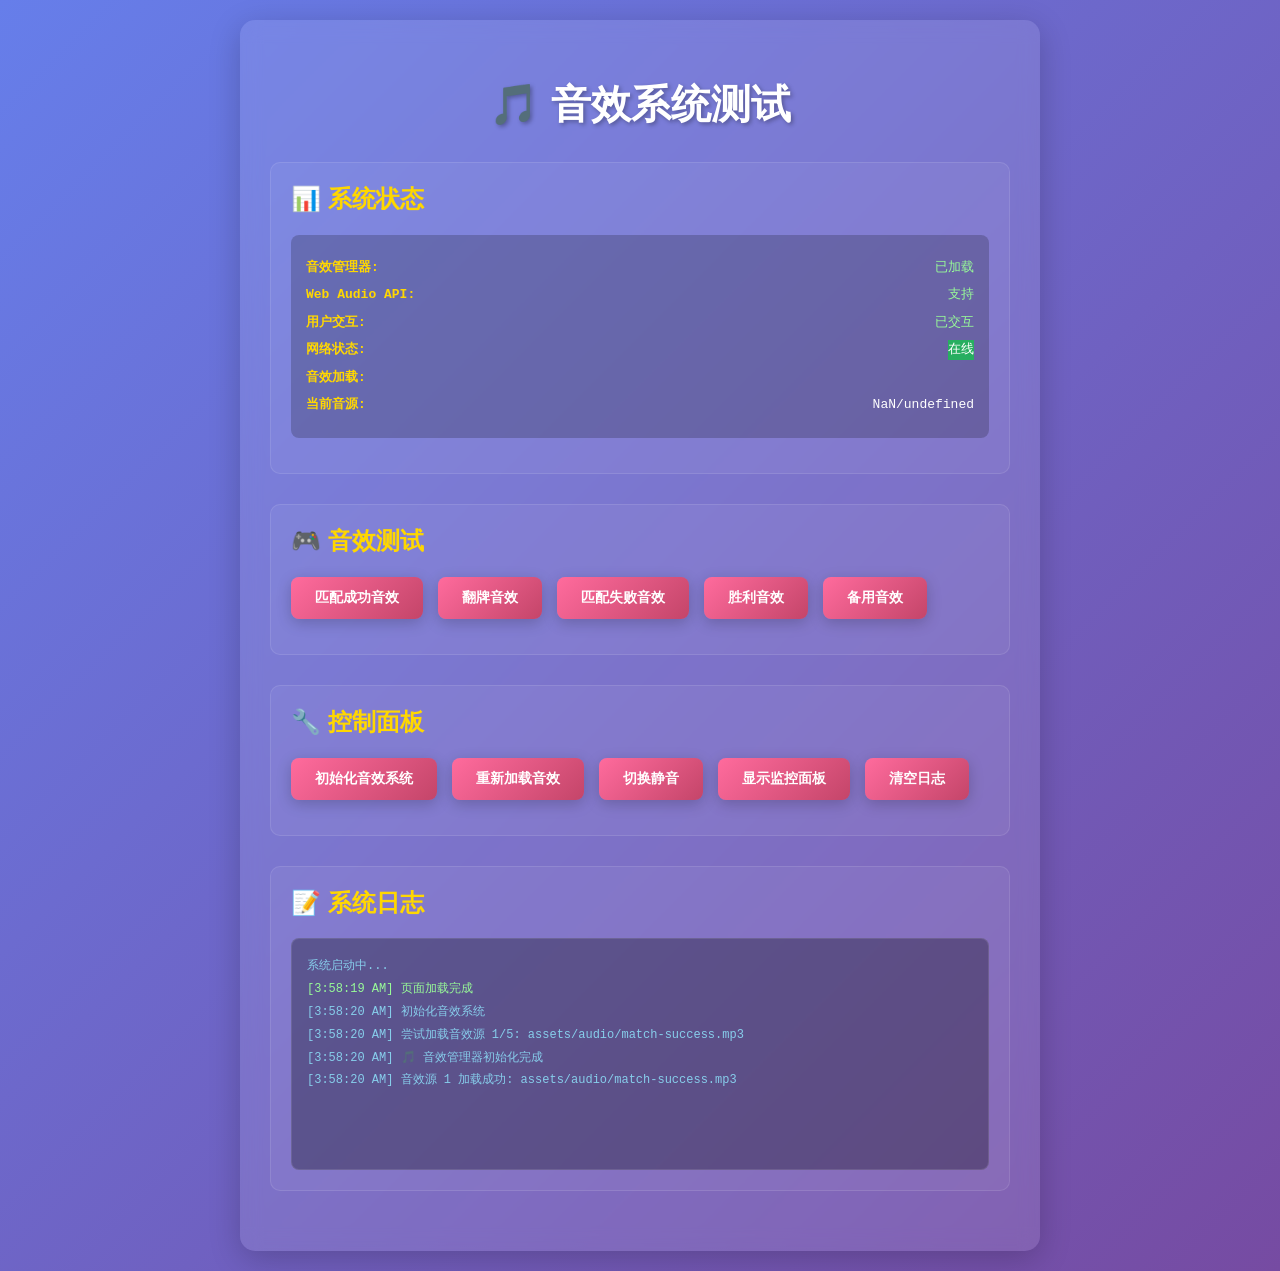
<file: audio-test.html>
<!DOCTYPE html>
<html lang="zh-CN">
<head>
    <meta charset="UTF-8">
    <meta name="viewport" content="width=device-width, initial-scale=1.0">
    <title>音效系统测试</title>
    <style>
        body {
            font-family: Arial, sans-serif;
            max-width: 800px;
            margin: 0 auto;
            padding: 20px;
            background: linear-gradient(135deg, #667eea 0%, #764ba2 100%);
            color: white;
            min-height: 100vh;
        }
        
        .test-container {
            background: rgba(255, 255, 255, 0.1);
            padding: 30px;
            border-radius: 15px;
            backdrop-filter: blur(10px);
            box-shadow: 0 8px 32px rgba(0, 0, 0, 0.2);
        }
        
        h1 {
            text-align: center;
            margin-bottom: 30px;
            font-size: 2.5em;
            text-shadow: 2px 2px 4px rgba(0, 0, 0, 0.3);
        }
        
        .test-section {
            margin-bottom: 30px;
            padding: 20px;
            background: rgba(255, 255, 255, 0.05);
            border-radius: 10px;
            border: 1px solid rgba(255, 255, 255, 0.1);
        }
        
        .test-section h2 {
            margin-top: 0;
            color: #ffd700;
        }
        
        .test-buttons {
            display: flex;
            gap: 15px;
            flex-wrap: wrap;
            margin: 15px 0;
        }
        
        .test-btn {
            padding: 12px 24px;
            border: none;
            border-radius: 8px;
            background: linear-gradient(135deg, #ff6b9d, #c44569);
            color: white;
            cursor: pointer;
            font-size: 14px;
            font-weight: bold;
            transition: all 0.3s;
            box-shadow: 0 4px 15px rgba(0, 0, 0, 0.2);
        }
        
        .test-btn:hover {
            transform: translateY(-2px);
            box-shadow: 0 6px 20px rgba(0, 0, 0, 0.3);
        }
        
        .test-btn:active {
            transform: translateY(0);
        }
        
        .status-display {
            background: rgba(0, 0, 0, 0.2);
            padding: 15px;
            border-radius: 8px;
            margin: 15px 0;
            font-family: 'Courier New', monospace;
            font-size: 13px;
            line-height: 1.5;
        }
        
        .status-item {
            margin: 8px 0;
            display: flex;
            justify-content: space-between;
        }
        
        .status-label {
            font-weight: bold;
            color: #ffd700;
        }
        
        .status-value {
            color: #fff;
        }
        
        .log-display {
            background: rgba(0, 0, 0, 0.3);
            padding: 15px;
            border-radius: 8px;
            height: 200px;
            overflow-y: auto;
            font-family: 'Courier New', monospace;
            font-size: 12px;
            line-height: 1.4;
            border: 1px solid rgba(255, 255, 255, 0.1);
        }
        
        .log-entry {
            margin: 2px 0;
            padding: 2px 0;
        }
        
        .log-info { color: #87ceeb; }
        .log-warn { color: #ffa500; }
        .log-error { color: #ff6b6b; }
        .log-success { color: #98fb98; }
        
        .network-status {
            display: inline-block;
            padding: 4px 8px;
            border-radius: 4px;
            font-size: 12px;
            font-weight: bold;
        }
        
        .network-online { background: #27ae60; color: white; }
        .network-offline { background: #e74c3c; color: white; }
        .network-testing { background: #f39c12; color: white; }
    </style>
</head>
<body>
    <div class="test-container">
        <h1>🎵 音效系统测试</h1>
        
        <div class="test-section">
            <h2>📊 系统状态</h2>
            <div class="status-display">
                <div class="status-item">
                    <span class="status-label">音效管理器:</span>
                    <span id="manager-status" class="status-value">未初始化</span>
                </div>
                <div class="status-item">
                    <span class="status-label">Web Audio API:</span>
                    <span id="webaudio-status" class="status-value">检测中...</span>
                </div>
                <div class="status-item">
                    <span class="status-label">用户交互:</span>
                    <span id="interaction-status" class="status-value">未交互</span>
                </div>
                <div class="status-item">
                    <span class="status-label">网络状态:</span>
                    <span id="network-status" class="status-value network-testing">检测中...</span>
                </div>
                <div class="status-item">
                    <span class="status-label">音效加载:</span>
                    <span id="audio-load-status" class="status-value">检测中...</span>
                </div>
                <div class="status-item">
                    <span class="status-label">当前音源:</span>
                    <span id="current-source-status" class="status-value">-</span>
                </div>
            </div>
        </div>
        
        <div class="test-section">
            <h2>🎮 音效测试</h2>
            <div class="test-buttons">
                <button class="test-btn" onclick="testMatchSuccess()">匹配成功音效</button>
                <button class="test-btn" onclick="testFlipSound()">翻牌音效</button>
                <button class="test-btn" onclick="testFailSound()">匹配失败音效</button>
                <button class="test-btn" onclick="testVictorySound()">胜利音效</button>
                <button class="test-btn" onclick="testFallbackSound()">备用音效</button>
            </div>
        </div>
        
        <div class="test-section">
            <h2>🔧 控制面板</h2>
            <div class="test-buttons">
                <button class="test-btn" onclick="initAudioSystem()">初始化音效系统</button>
                <button class="test-btn" onclick="reloadAudio()">重新加载音效</button>
                <button class="test-btn" onclick="toggleMute()">切换静音</button>
                <button class="test-btn" onclick="showAudioMonitor()">显示监控面板</button>
                <button class="test-btn" onclick="clearLog()">清空日志</button>
            </div>
        </div>
        
        <div class="test-section">
            <h2>📝 系统日志</h2>
            <div id="log-display" class="log-display">
                <div class="log-entry log-info">系统启动中...</div>
            </div>
        </div>
    </div>

    <!-- 引入音效系统 -->
    <script src="js/audio-config.js"></script>
    <script src="js/audio.js"></script>
    <script src="js/audio-monitor.js"></script>
    
    <script>
        // 日志系统
        const logDisplay = document.getElementById('log-display');
        
        function addLog(message, type = 'info') {
            const entry = document.createElement('div');
            entry.className = `log-entry log-${type}`;
            entry.textContent = `[${new Date().toLocaleTimeString()}] ${message}`;
            logDisplay.appendChild(entry);
            logDisplay.scrollTop = logDisplay.scrollHeight;
        }
        
        function clearLog() {
            logDisplay.innerHTML = '<div class="log-entry log-info">日志已清空</div>';
        }
        
        // 重写 console 方法以显示在页面上
        const originalConsole = {
            log: console.log,
            warn: console.warn,
            error: console.error
        };
        
        console.log = function(...args) {
            originalConsole.log.apply(console, args);
            addLog(args.join(' '), 'info');
        };
        
        console.warn = function(...args) {
            originalConsole.warn.apply(console, args);
            addLog(args.join(' '), 'warn');
        };
        
        console.error = function(...args) {
            originalConsole.error.apply(console, args);
            addLog(args.join(' '), 'error');
        };
        
        // 测试函数
        function testMatchSuccess() {
            addLog('测试匹配成功音效', 'info');
            if (typeof AudioManager !== 'undefined') {
                AudioManager.markUserInteraction();
                AudioManager.playMatchSuccess();
            } else {
                addLog('AudioManager 未定义', 'error');
            }
        }
        
        function testFlipSound() {
            addLog('测试翻牌音效', 'info');
            if (typeof AudioManager !== 'undefined') {
                AudioManager.markUserInteraction();
                AudioManager.playFlip();
            } else {
                addLog('AudioManager 未定义', 'error');
            }
        }
        
        function testFailSound() {
            addLog('测试匹配失败音效', 'info');
            if (typeof AudioManager !== 'undefined') {
                AudioManager.markUserInteraction();
                AudioManager.playMatchFail();
            } else {
                addLog('AudioManager 未定义', 'error');
            }
        }
        
        function testVictorySound() {
            addLog('测试胜利音效', 'info');
            if (typeof AudioManager !== 'undefined') {
                AudioManager.markUserInteraction();
                AudioManager.playVictory();
            } else {
                addLog('AudioManager 未定义', 'error');
            }
        }
        
        function testFallbackSound() {
            addLog('测试备用音效', 'info');
            // 直接调用备用音效（需要访问内部函数）
            if (typeof AudioManager !== 'undefined') {
                AudioManager.markUserInteraction();
                // 临时禁用主音效，强制使用备用
                const originalAudio = AudioManager.playMatchSuccess;
                AudioManager.playMatchSuccess = function() {
                    addLog('强制使用备用音效', 'warn');
                    // 这里需要调用内部的 playSuccessFallback 函数
                    // 由于封装问题，我们通过设置错误状态来触发备用音效
                };
                AudioManager.playMatchSuccess();
                // 恢复原函数
                setTimeout(() => {
                    AudioManager.playMatchSuccess = originalAudio;
                }, 1000);
            }
        }
        
        function initAudioSystem() {
            addLog('初始化音效系统', 'info');
            if (typeof AudioManager !== 'undefined') {
                AudioManager.init();
                AudioManager.markUserInteraction();
                updateStatus();
            } else {
                addLog('AudioManager 未定义', 'error');
            }
        }
        
        function reloadAudio() {
            addLog('重新加载音效', 'info');
            if (typeof AudioManager !== 'undefined' && AudioManager.reloadAudio) {
                AudioManager.reloadAudio();
                setTimeout(updateStatus, 1000);
            } else {
                addLog('reloadAudio 方法不可用', 'error');
            }
        }
        
        function toggleMute() {
            if (typeof AudioManager !== 'undefined') {
                const isMuted = AudioManager.toggleMute();
                addLog(`音效已${isMuted ? '关闭' : '开启'}`, 'info');
            } else {
                addLog('AudioManager 未定义', 'error');
            }
        }
        
        // 状态更新
        function updateStatus() {
            // 检查 AudioManager
            const managerStatus = document.getElementById('manager-status');
            if (typeof AudioManager !== 'undefined') {
                managerStatus.textContent = '已加载';
                managerStatus.style.color = '#98fb98';
            } else {
                managerStatus.textContent = '未加载';
                managerStatus.style.color = '#ff6b6b';
            }
            
            // 检查 Web Audio API
            const webAudioStatus = document.getElementById('webaudio-status');
            try {
                const AudioContext = window.AudioContext || window.webkitAudioContext;
                if (AudioContext) {
                    webAudioStatus.textContent = '支持';
                    webAudioStatus.style.color = '#98fb98';
                } else {
                    webAudioStatus.textContent = '不支持';
                    webAudioStatus.style.color = '#ff6b6b';
                }
            } catch (e) {
                webAudioStatus.textContent = '检测失败';
                webAudioStatus.style.color = '#ffa500';
            }
            
            // 检查用户交互状态
            const interactionStatus = document.getElementById('interaction-status');
            interactionStatus.textContent = '已交互';
            interactionStatus.style.color = '#98fb98';
            
            // 检查网络状态
            const networkStatus = document.getElementById('network-status');
            if (navigator.onLine) {
                networkStatus.textContent = '在线';
                networkStatus.className = 'status-value network-online';
            } else {
                networkStatus.textContent = '离线';
                networkStatus.className = 'status-value network-offline';
            }
            
            // 检查音效加载状态
            if (typeof AudioManager !== 'undefined' && AudioManager.getAudioLoadState) {
                const state = AudioManager.getAudioLoadState();
                const audioLoadStatus = document.getElementById('audio-load-status');
                const currentSourceStatus = document.getElementById('current-source-status');
                
                audioLoadStatus.textContent = state.state;
                currentSourceStatus.textContent = `${state.currentSource + 1}/${state.totalSources}`;
                
                switch (state.state) {
                    case 'loaded':
                        audioLoadStatus.style.color = '#98fb98';
                        break;
                    case 'loading':
                        audioLoadStatus.style.color = '#ffa500';
                        break;
                    case 'failed':
                        audioLoadStatus.style.color = '#ff6b6b';
                        break;
                }
            }
        }
        
        // 页面加载完成后初始化
        document.addEventListener('DOMContentLoaded', function() {
            addLog('页面加载完成', 'success');
            updateStatus();
            
            // 定期更新状态
            setInterval(updateStatus, 2000);
            
            // 自动初始化音效系统
            setTimeout(() => {
                initAudioSystem();
            }, 1000);
        });
        
        // 监听网络状态变化
        window.addEventListener('online', () => {
            addLog('网络连接已恢复', 'success');
            updateStatus();
        });
        
        window.addEventListener('offline', () => {
            addLog('网络连接已断开', 'warn');
            updateStatus();
        });
    </script>
</body>
</html>
</file>
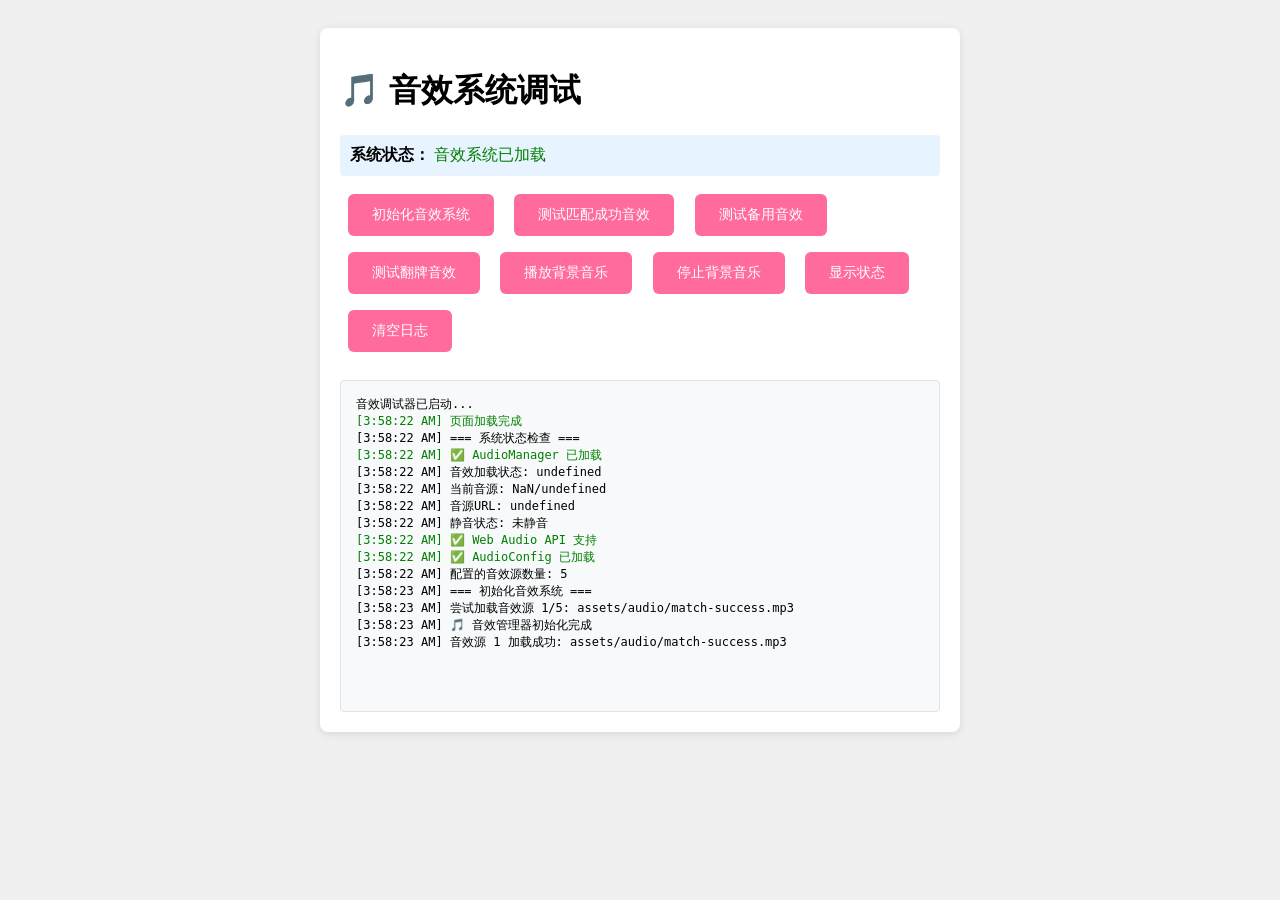
<file: debug-audio.html>
<!DOCTYPE html>
<html lang="zh-CN">
<head>
    <meta charset="UTF-8">
    <meta name="viewport" content="width=device-width, initial-scale=1.0">
    <title>音效调试</title>
    <style>
        body {
            font-family: Arial, sans-serif;
            padding: 20px;
            background: #f0f0f0;
        }
        .debug-panel {
            background: white;
            padding: 20px;
            border-radius: 8px;
            box-shadow: 0 2px 10px rgba(0,0,0,0.1);
            max-width: 600px;
            margin: 0 auto;
        }
        .test-btn {
            background: #ff6b9d;
            color: white;
            border: none;
            padding: 12px 24px;
            margin: 8px;
            border-radius: 6px;
            cursor: pointer;
            font-size: 14px;
        }
        .test-btn:hover {
            background: #e55a87;
        }
        .log {
            background: #f8f9fa;
            border: 1px solid #dee2e6;
            border-radius: 4px;
            padding: 15px;
            margin-top: 20px;
            height: 300px;
            overflow-y: auto;
            font-family: monospace;
            font-size: 12px;
        }
        .status {
            background: #e7f3ff;
            padding: 10px;
            border-radius: 4px;
            margin: 10px 0;
        }
    </style>
</head>
<body>
    <div class="debug-panel">
        <h1>🎵 音效系统调试</h1>
        
        <div class="status">
            <strong>系统状态：</strong>
            <span id="system-status">检测中...</span>
        </div>
        
        <div>
            <button class="test-btn" onclick="testInit()">初始化音效系统</button>
            <button class="test-btn" onclick="testMatchSuccess()">测试匹配成功音效</button>
            <button class="test-btn" onclick="testFallback()">测试备用音效</button>
            <button class="test-btn" onclick="testFlip()">测试翻牌音效</button>
            <button class="test-btn" onclick="testBackgroundMusic()">播放背景音乐</button>
            <button class="test-btn" onclick="stopBackgroundMusic()">停止背景音乐</button>
            <button class="test-btn" onclick="showStatus()">显示状态</button>
            <button class="test-btn" onclick="clearLog()">清空日志</button>
        </div>
        
        <div id="log" class="log">
            <div>音效调试器已启动...</div>
        </div>
    </div>

    <script src="js/audio-config.js"></script>
    <script src="js/audio.js"></script>
    
    <script>
        const logElement = document.getElementById('log');
        const statusElement = document.getElementById('system-status');
        
        function addLog(message, type = 'info') {
            const timestamp = new Date().toLocaleTimeString();
            const div = document.createElement('div');
            div.style.color = type === 'error' ? 'red' : type === 'warn' ? 'orange' : type === 'success' ? 'green' : 'black';
            div.textContent = `[${timestamp}] ${message}`;
            logElement.appendChild(div);
            logElement.scrollTop = logElement.scrollHeight;
        }
        
        function clearLog() {
            logElement.innerHTML = '<div>日志已清空</div>';
        }
        
        // 重写控制台输出
        const originalConsole = {
            log: console.log,
            warn: console.warn,
            error: console.error
        };
        
        console.log = function(...args) {
            originalConsole.log.apply(console, args);
            addLog(args.join(' '), 'info');
        };
        
        console.warn = function(...args) {
            originalConsole.warn.apply(console, args);
            addLog(args.join(' '), 'warn');
        };
        
        console.error = function(...args) {
            originalConsole.error.apply(console, args);
            addLog(args.join(' '), 'error');
        };
        
        function testInit() {
            addLog('=== 初始化音效系统 ===', 'info');
            if (typeof AudioManager !== 'undefined') {
                AudioManager.markUserInteraction();
                AudioManager.init();
                updateStatus();
            } else {
                addLog('AudioManager 未定义！', 'error');
            }
        }
        
        function testMatchSuccess() {
            addLog('=== 测试匹配成功音效 ===', 'info');
            if (typeof AudioManager !== 'undefined') {
                AudioManager.markUserInteraction();
                AudioManager.playMatchSuccess();
            } else {
                addLog('AudioManager 未定义！', 'error');
            }
        }
        
        function testFallback() {
            addLog('=== 强制测试备用音效 ===', 'info');
            // 这里需要直接调用备用音效
            if (typeof AudioManager !== 'undefined') {
                AudioManager.markUserInteraction();
                // 由于备用音效是内部函数，我们通过设置错误状态来触发
                addLog('尝试触发备用音效...', 'info');
                AudioManager.playMatchSuccess(); // 如果主音效失败，会自动调用备用
            } else {
                addLog('AudioManager 未定义！', 'error');
            }
        }
        
        function testFlip() {
            addLog('=== 测试翻牌音效 ===', 'info');
            if (typeof AudioManager !== 'undefined') {
                AudioManager.markUserInteraction();
                AudioManager.playFlip();
            } else {
                addLog('AudioManager 未定义！', 'error');
            }
        }
        
        function testBackgroundMusic() {
            addLog('=== 测试背景音乐 ===', 'info');
            if (typeof AudioManager !== 'undefined') {
                AudioManager.markUserInteraction();
                AudioManager.playBackgroundMusic();
            } else {
                addLog('AudioManager 未定义！', 'error');
            }
        }
        
        function stopBackgroundMusic() {
            addLog('=== 停止背景音乐 ===', 'info');
            if (typeof AudioManager !== 'undefined') {
                AudioManager.stopBackgroundMusic();
            } else {
                addLog('AudioManager 未定义！', 'error');
            }
        }
        
        function showStatus() {
            addLog('=== 系统状态检查 ===', 'info');
            
            // 检查 AudioManager
            if (typeof AudioManager !== 'undefined') {
                addLog('✅ AudioManager 已加载', 'success');
                
                if (AudioManager.getAudioLoadState) {
                    const state = AudioManager.getAudioLoadState();
                    addLog(`音效加载状态: ${state.state}`, 'info');
                    addLog(`当前音源: ${state.currentSource + 1}/${state.totalSources}`, 'info');
                    addLog(`音源URL: ${state.currentUrl}`, 'info');
                }
                
                if (AudioManager.getMusicState) {
                    const musicState = AudioManager.getMusicState();
                    addLog(`背景音乐加载状态: ${musicState.loadState}`, 'info');
                    addLog(`背景音乐播放状态: ${musicState.isPlaying ? '播放中' : '已停止'}`, 'info');
                    addLog(`音乐音源: ${musicState.currentSource + 1}/${musicState.totalSources}`, 'info');
                    addLog(`音乐URL: ${musicState.currentUrl}`, 'info');
                    addLog(`音乐音量: ${Math.round(musicState.volume * 100)}%`, 'info');
                }
                
                if (AudioManager.getMuteState) {
                    const isMuted = AudioManager.getMuteState();
                    addLog(`静音状态: ${isMuted ? '已静音' : '未静音'}`, 'info');
                }
            } else {
                addLog('❌ AudioManager 未定义', 'error');
            }
            
            // 检查 Web Audio API
            try {
                const AudioContext = window.AudioContext || window.webkitAudioContext;
                if (AudioContext) {
                    addLog('✅ Web Audio API 支持', 'success');
                } else {
                    addLog('❌ Web Audio API 不支持', 'error');
                }
            } catch (e) {
                addLog('❌ Web Audio API 检测失败: ' + e.message, 'error');
            }
            
            // 检查配置
            if (typeof AudioConfig !== 'undefined') {
                addLog('✅ AudioConfig 已加载', 'success');
                addLog(`配置的音效源数量: ${AudioConfig.matchSuccess.sources.length}`, 'info');
                if (AudioConfig.backgroundMusic) {
                    addLog(`配置的音乐源数量: ${AudioConfig.backgroundMusic.sources.length}`, 'info');
                }
            } else {
                addLog('❌ AudioConfig 未定义', 'error');
            }
        }
        
        function updateStatus() {
            if (typeof AudioManager !== 'undefined') {
                statusElement.textContent = '音效系统已加载';
                statusElement.style.color = 'green';
            } else {
                statusElement.textContent = '音效系统未加载';
                statusElement.style.color = 'red';
            }
        }
        
        // 页面加载完成后初始化
        document.addEventListener('DOMContentLoaded', function() {
            addLog('页面加载完成', 'success');
            updateStatus();
            showStatus();
        });
        
        // 自动初始化
        setTimeout(() => {
            testInit();
        }, 1000);
    </script>
</body>
</html>
</file>
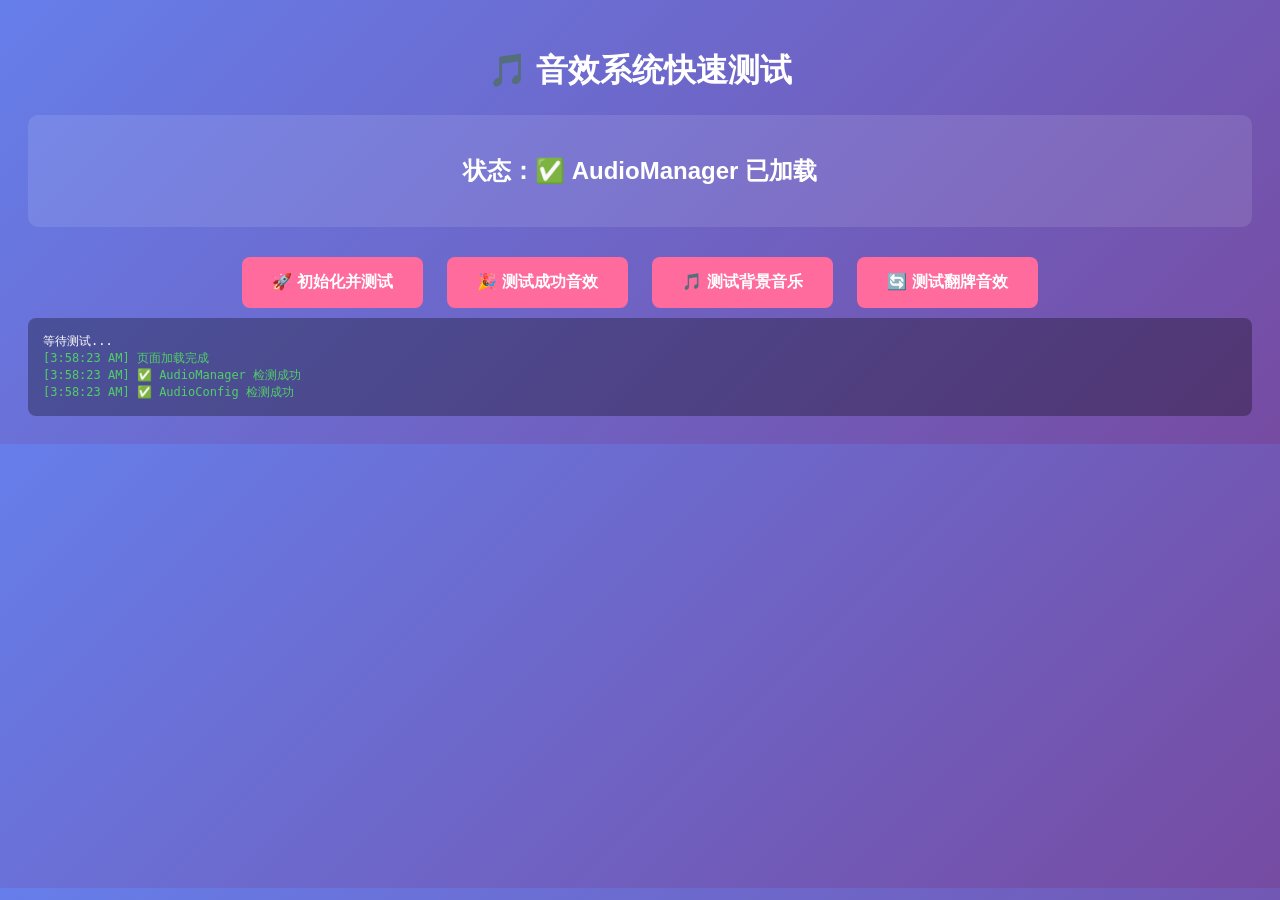
<file: simple-test.html>
<!DOCTYPE html>
<html lang="zh-CN">
<head>
    <meta charset="UTF-8">
    <meta name="viewport" content="width=device-width, initial-scale=1.0">
    <title>简单音效测试</title>
    <style>
        body {
            font-family: Arial, sans-serif;
            padding: 20px;
            background: linear-gradient(135deg, #667eea 0%, #764ba2 100%);
            color: white;
            text-align: center;
        }
        .test-btn {
            background: #ff6b9d;
            color: white;
            border: none;
            padding: 15px 30px;
            margin: 10px;
            border-radius: 8px;
            cursor: pointer;
            font-size: 16px;
            font-weight: bold;
        }
        .test-btn:hover {
            background: #e55a87;
        }
        .status {
            background: rgba(255,255,255,0.1);
            padding: 20px;
            border-radius: 10px;
            margin: 20px 0;
        }
        .log {
            background: rgba(0,0,0,0.3);
            padding: 15px;
            border-radius: 8px;
            text-align: left;
            font-family: monospace;
            font-size: 12px;
            max-height: 300px;
            overflow-y: auto;
        }
    </style>
</head>
<body>
    <h1>🎵 音效系统快速测试</h1>
    
    <div class="status">
        <h2>状态：<span id="status">检测中...</span></h2>
    </div>
    
    <div>
        <button class="test-btn" onclick="initAndTest()">🚀 初始化并测试</button>
        <button class="test-btn" onclick="testSuccess()">🎉 测试成功音效</button>
        <button class="test-btn" onclick="testMusic()">🎵 测试背景音乐</button>
        <button class="test-btn" onclick="testFlip()">🔄 测试翻牌音效</button>
    </div>
    
    <div class="log" id="log">
        <div>等待测试...</div>
    </div>

    <script src="js/audio-config.js"></script>
    <script src="js/audio.js"></script>
    
    <script>
        const logEl = document.getElementById('log');
        const statusEl = document.getElementById('status');
        
        function log(msg, type = 'info') {
            const div = document.createElement('div');
            div.style.color = type === 'error' ? '#ff6b6b' : type === 'success' ? '#51cf66' : '#74c0fc';
            div.textContent = `[${new Date().toLocaleTimeString()}] ${msg}`;
            logEl.appendChild(div);
            logEl.scrollTop = logEl.scrollHeight;
        }
        
        // 重写控制台
        console.log = function(...args) { log(args.join(' '), 'info'); };
        console.warn = function(...args) { log(args.join(' '), 'error'); };
        console.error = function(...args) { log(args.join(' '), 'error'); };
        
        function updateStatus(msg) {
            statusEl.textContent = msg;
        }
        
        function initAndTest() {
            log('=== 开始初始化音效系统 ===', 'info');
            updateStatus('初始化中...');
            
            if (typeof AudioManager === 'undefined') {
                log('❌ AudioManager 未定义！', 'error');
                updateStatus('失败 - AudioManager 未加载');
                return;
            }
            
            // 标记用户交互
            AudioManager.markUserInteraction();
            
            // 初始化
            AudioManager.init();
            
            setTimeout(() => {
                const audioState = AudioManager.getAudioLoadState();
                const musicState = AudioManager.getMusicState();
                
                log(`音效状态: ${audioState.state}`, 'info');
                log(`背景音乐状态: ${musicState.loadState}`, 'info');
                
                if (audioState.state === 'loaded' || musicState.loadState === 'loaded') {
                    updateStatus('✅ 部分系统就绪');
                } else {
                    updateStatus('⚠️ 使用备用系统');
                }
            }, 2000);
        }
        
        function testSuccess() {
            log('=== 测试匹配成功音效 ===', 'success');
            if (typeof AudioManager !== 'undefined') {
                AudioManager.markUserInteraction();
                AudioManager.playMatchSuccess();
            } else {
                log('❌ AudioManager 未定义', 'error');
            }
        }
        
        function testMusic() {
            log('=== 测试背景音乐 ===', 'success');
            if (typeof AudioManager !== 'undefined') {
                AudioManager.markUserInteraction();
                AudioManager.playBackgroundMusic();
            } else {
                log('❌ AudioManager 未定义', 'error');
            }
        }
        
        function testFlip() {
            log('=== 测试翻牌音效 ===', 'success');
            if (typeof AudioManager !== 'undefined') {
                AudioManager.markUserInteraction();
                AudioManager.playFlip();
            } else {
                log('❌ AudioManager 未定义', 'error');
            }
        }
        
        // 页面加载完成后检查
        document.addEventListener('DOMContentLoaded', function() {
            log('页面加载完成', 'success');
            
            if (typeof AudioManager !== 'undefined') {
                updateStatus('✅ AudioManager 已加载');
                log('✅ AudioManager 检测成功', 'success');
            } else {
                updateStatus('❌ AudioManager 未加载');
                log('❌ AudioManager 检测失败', 'error');
            }
            
            if (typeof AudioConfig !== 'undefined') {
                log('✅ AudioConfig 检测成功', 'success');
            } else {
                log('❌ AudioConfig 检测失败', 'error');
            }
        });
    </script>
</body>
</html>
</file>
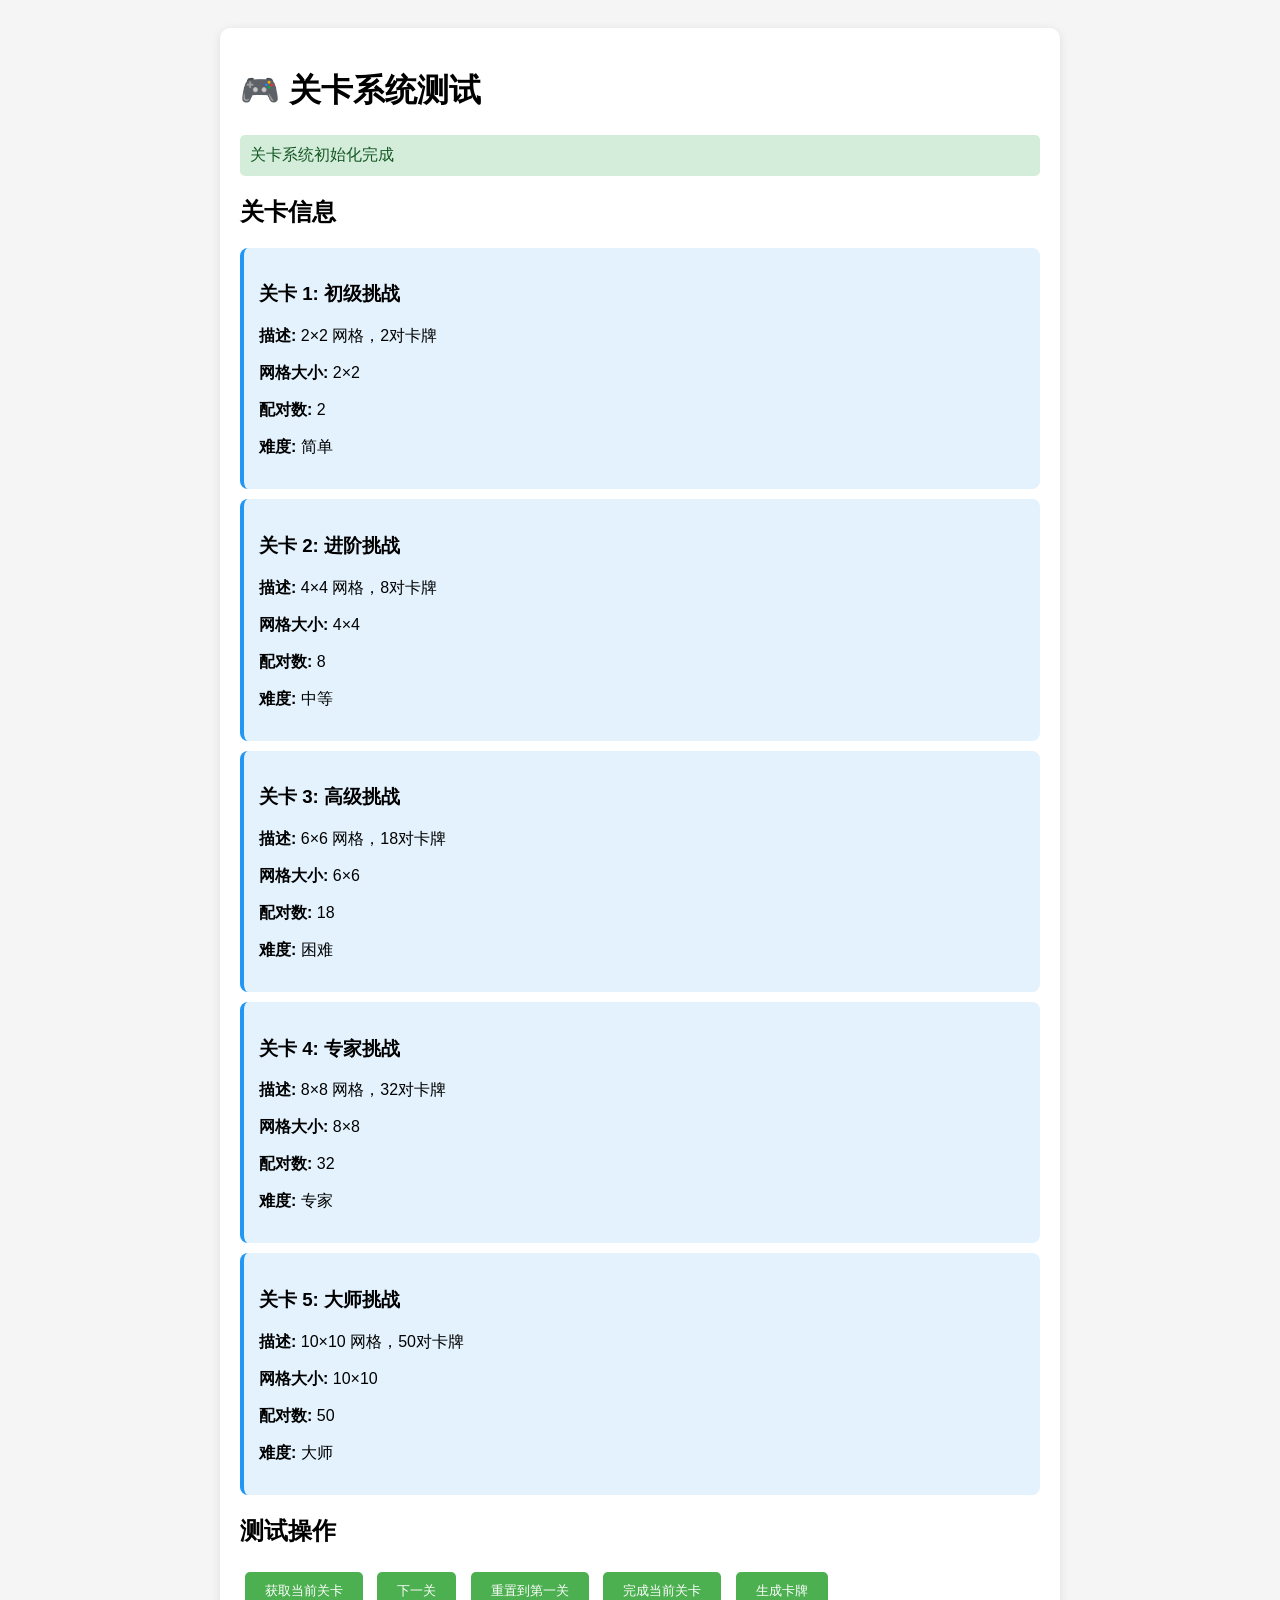
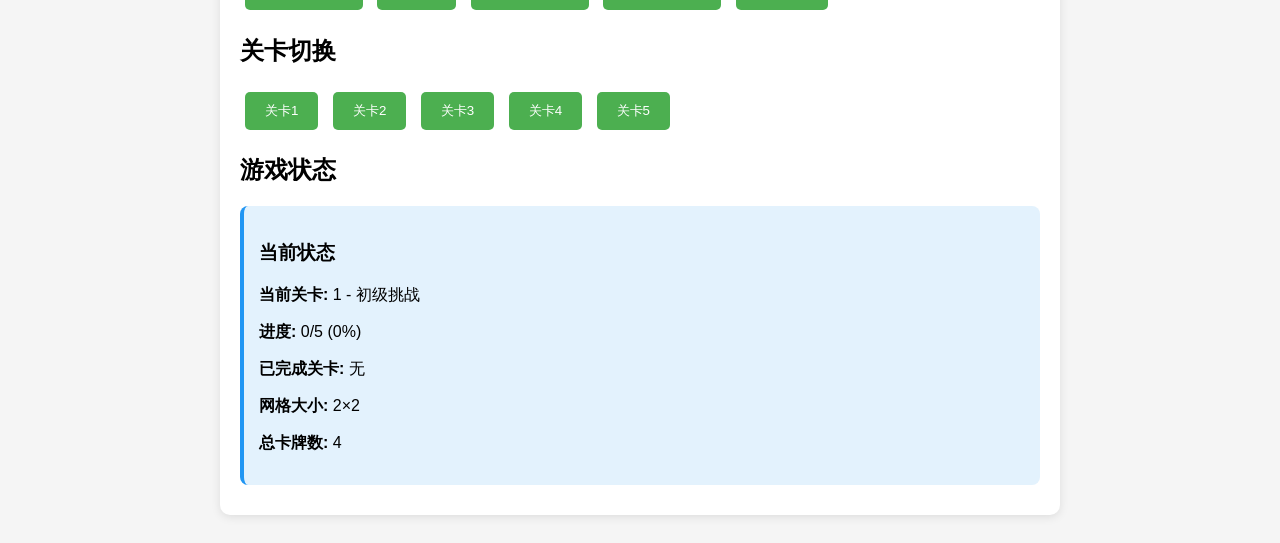
<file: test-levels.html>
<!DOCTYPE html>
<html lang="zh-CN">
<head>
    <meta charset="UTF-8">
    <meta name="viewport" content="width=device-width, initial-scale=1.0">
    <title>关卡系统测试</title>
    <style>
        body {
            font-family: Arial, sans-serif;
            padding: 20px;
            background: #f5f5f5;
        }
        .test-container {
            max-width: 800px;
            margin: 0 auto;
            background: white;
            padding: 20px;
            border-radius: 10px;
            box-shadow: 0 2px 10px rgba(0,0,0,0.1);
        }
        .level-info {
            background: #e3f2fd;
            padding: 15px;
            margin: 10px 0;
            border-radius: 8px;
            border-left: 4px solid #2196f3;
        }
        .test-btn {
            background: #4caf50;
            color: white;
            border: none;
            padding: 10px 20px;
            margin: 5px;
            border-radius: 5px;
            cursor: pointer;
        }
        .test-btn:hover {
            background: #45a049;
        }
        .status {
            margin: 10px 0;
            padding: 10px;
            border-radius: 5px;
        }
        .success { background: #d4edda; color: #155724; }
        .error { background: #f8d7da; color: #721c24; }
        .info { background: #d1ecf1; color: #0c5460; }
    </style>
</head>
<body>
    <div class="test-container">
        <h1>🎮 关卡系统测试</h1>
        
        <div id="status" class="status info">
            系统初始化中...
        </div>
        
        <h2>关卡信息</h2>
        <div id="level-list"></div>
        
        <h2>测试操作</h2>
        <button class="test-btn" onclick="testCurrentLevel()">获取当前关卡</button>
        <button class="test-btn" onclick="testNextLevel()">下一关</button>
        <button class="test-btn" onclick="testResetLevel()">重置到第一关</button>
        <button class="test-btn" onclick="testCompleteLevel()">完成当前关卡</button>
        <button class="test-btn" onclick="testGenerateCards()">生成卡牌</button>
        
        <h2>关卡切换</h2>
        <button class="test-btn" onclick="goToLevel(1)">关卡1</button>
        <button class="test-btn" onclick="goToLevel(2)">关卡2</button>
        <button class="test-btn" onclick="goToLevel(3)">关卡3</button>
        <button class="test-btn" onclick="goToLevel(4)">关卡4</button>
        <button class="test-btn" onclick="goToLevel(5)">关卡5</button>
        
        <h2>游戏状态</h2>
        <div id="game-status"></div>
    </div>

    <!-- 引入游戏脚本 -->
    <script src="js/level.js"></script>
    <script src="js/card.js"></script>
    <script src="js/game.js"></script>
    
    <script>
        function updateStatus(message, type = 'info') {
            const status = document.getElementById('status');
            status.textContent = message;
            status.className = `status ${type}`;
        }
        
        function displayLevels() {
            const levelList = document.getElementById('level-list');
            const levels = LevelManager.getAllLevels();
            
            levelList.innerHTML = levels.map(level => `
                <div class="level-info">
                    <h3>关卡 ${level.id}: ${level.name}</h3>
                    <p><strong>描述:</strong> ${level.description}</p>
                    <p><strong>网格大小:</strong> ${level.gridSize}×${level.gridSize}</p>
                    <p><strong>配对数:</strong> ${level.totalPairs}</p>
                    <p><strong>难度:</strong> ${level.difficulty}</p>
                </div>
            `).join('');
        }
        
        function updateGameStatus() {
            const current = LevelManager.getCurrentLevel();
            const progress = LevelManager.getProgress();
            const stats = LevelManager.getLevelStats();
            
            document.getElementById('game-status').innerHTML = `
                <div class="level-info">
                    <h3>当前状态</h3>
                    <p><strong>当前关卡:</strong> ${current.id} - ${current.name}</p>
                    <p><strong>进度:</strong> ${progress.completedLevels.length}/${progress.totalLevels} (${progress.completionRate}%)</p>
                    <p><strong>已完成关卡:</strong> ${progress.completedLevels.join(', ') || '无'}</p>
                    <p><strong>网格大小:</strong> ${stats.gridSize}×${stats.gridSize}</p>
                    <p><strong>总卡牌数:</strong> ${stats.totalCards}</p>
                </div>
            `;
        }
        
        function testCurrentLevel() {
            try {
                const level = LevelManager.getCurrentLevel();
                updateStatus(`当前关卡: ${level.id} - ${level.name}`, 'success');
                updateGameStatus();
            } catch (e) {
                updateStatus(`错误: ${e.message}`, 'error');
            }
        }
        
        function testNextLevel() {
            try {
                const success = LevelManager.nextLevel();
                if (success) {
                    const level = LevelManager.getCurrentLevel();
                    updateStatus(`成功进入关卡: ${level.id} - ${level.name}`, 'success');
                } else {
                    updateStatus('已经是最后一关', 'info');
                }
                updateGameStatus();
            } catch (e) {
                updateStatus(`错误: ${e.message}`, 'error');
            }
        }
        
        function testResetLevel() {
            try {
                LevelManager.resetToFirstLevel();
                const level = LevelManager.getCurrentLevel();
                updateStatus(`重置到关卡: ${level.id} - ${level.name}`, 'success');
                updateGameStatus();
            } catch (e) {
                updateStatus(`错误: ${e.message}`, 'error');
            }
        }
        
        function testCompleteLevel() {
            try {
                const currentId = LevelManager.getCurrentLevel().id;
                LevelManager.completeLevel(currentId);
                updateStatus(`完成关卡 ${currentId}`, 'success');
                updateGameStatus();
            } catch (e) {
                updateStatus(`错误: ${e.message}`, 'error');
            }
        }
        
        function testGenerateCards() {
            try {
                const cards = CardManager.generateCards();
                const level = LevelManager.getCurrentLevel();
                updateStatus(`生成 ${cards.length} 张卡牌 (关卡 ${level.id}: ${level.gridSize}×${level.gridSize})`, 'success');
                updateGameStatus();
            } catch (e) {
                updateStatus(`错误: ${e.message}`, 'error');
            }
        }
        
        function goToLevel(levelId) {
            try {
                const success = LevelManager.setCurrentLevel(levelId);
                if (success) {
                    const level = LevelManager.getCurrentLevel();
                    updateStatus(`切换到关卡: ${level.id} - ${level.name}`, 'success');
                } else {
                    updateStatus(`关卡 ${levelId} 不存在`, 'error');
                }
                updateGameStatus();
            } catch (e) {
                updateStatus(`错误: ${e.message}`, 'error');
            }
        }
        
        // 初始化
        document.addEventListener('DOMContentLoaded', function() {
            try {
                displayLevels();
                updateGameStatus();
                updateStatus('关卡系统初始化完成', 'success');
            } catch (e) {
                updateStatus(`初始化错误: ${e.message}`, 'error');
            }
        });
    </script>
</body>
</html>
</file>
